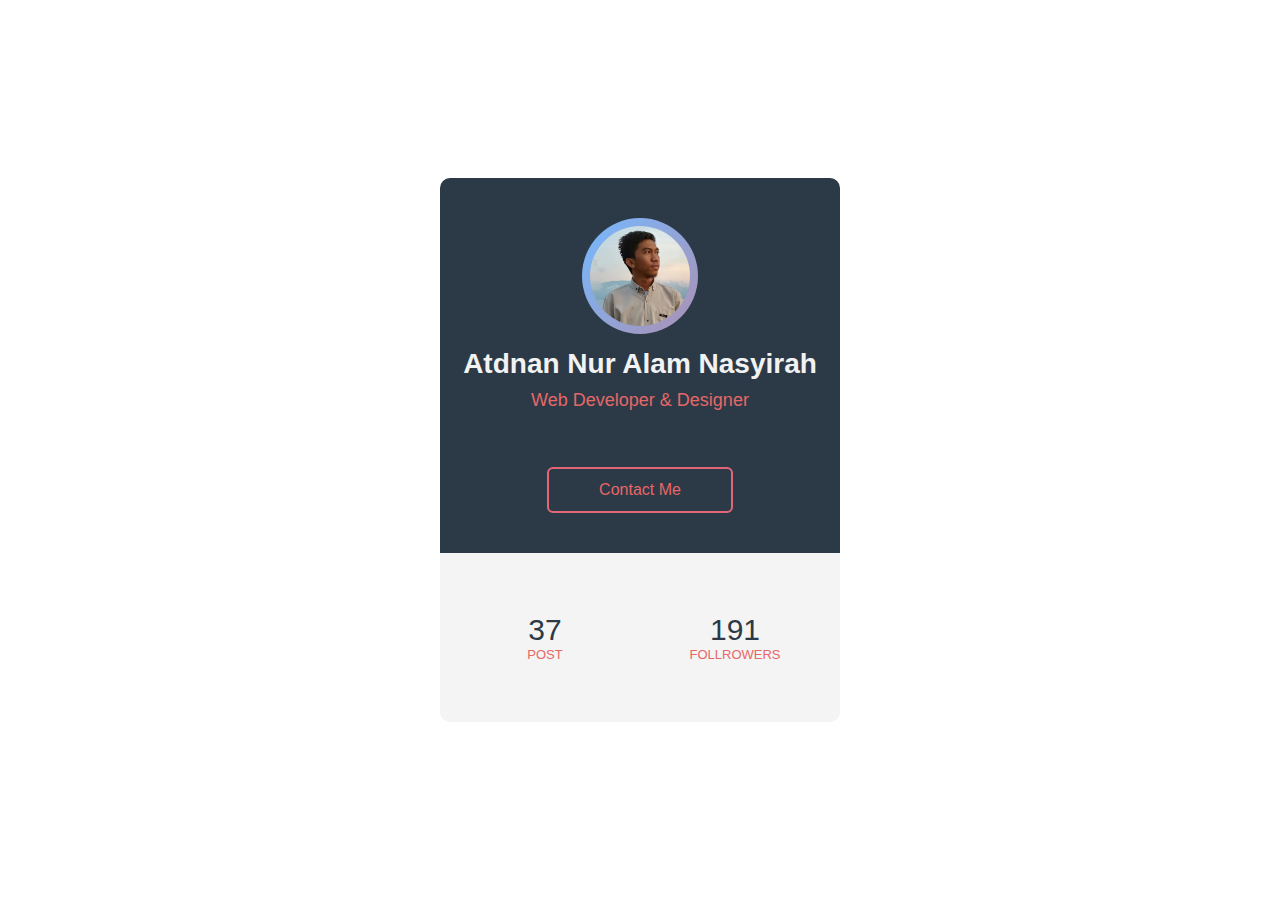
<file: index.html>
<!DOCTYPE html>
<html lang="en">
   <head>
      <meta charset="UTF-8" />
      <meta http-equiv="X-UA-Compatible" content="IE=edge" />
      <meta name="viewport" content="width=device-width, initial-scale=1.0" />
      <link
         rel="stylesheet"
         href="https://cdnjs.cloudflare.com/ajax/libs/font-awesome/6.1.1/css/all.min.css"
         integrity="sha512-KfkfwYDsLkIlwQp6LFnl8zNdLGxu9YAA1QvwINks4PhcElQSvqcyVLLD9aMhXd13uQjoXtEKNosOWaZqXgel0g=="
         crossorigin="anonymous"
         referrerpolicy="no-referrer"
      />
      <link rel="stylesheet" href="assets/css/style.css" />
      <title>Profile</title>
   </head>
   <body>
      <div class="profile-card">
         <div class="card-header">
            <div class="pic">
               <img src="assets/img/IMG_20201031_201057_073.jpg" alt="" />
            </div>
            <div class="name">Atdnan Nur Alam Nasyirah</div>
            <div class="desc">Web Developer & Designer</div>
            <div class="sm">
               <a href="https://web.facebook.com/?_rdc=1&_rdr" target="_blank" title="facebook"><i class="fab fa-facebook"></i></a>
               <a href="https://wa.me/6287847071863" target="_blank" title="Whatsapp"><i class="fab fa-whatsapp"></i></a>
               <a href="https://www.youtube.com/channel/UCAhAVh-YXguEaaT3PP84j4g" target="_blank" title="Youtube"><i class="fab fa-youtube"></i></a>
               <a href="https://www.instagram.com/atdnan_ate/" target="_blank" title="Instagram"><i class="fab fa-instagram"></i></a>
            </div>
            <a href="mailto:atdnanwhite@gmail.com" class="contact-btn">Contact Me</a>
         </div>
         <div class="card-footer">
            <div class="numbers">
               <div class="item">
                  <span>37</span>
                  Post
               </div>
               <div class="border"></div>
               <div class="item">
                  <span>191</span>
                  Follrowers
               </div>
            </div>
         </div>
      </div>
   </body>
</html>
</file>
<file: assets/css/style.css>
* {
   margin: 0;
   padding: 0;
   font-family: Verdana, Geneva, Tahoma, sans-serif;
   box-sizing: border-box;
   text-decoration: none;
}
body {
   height: 100vh;
   background: url("https://buat.web.id/wp-content/uploads/2020/08/bubble-animated-background.svg") no-repeat center;
   background-size: cover;
   display: flex;
   align-items: center;
   justify-content: center;
}
.profile-card {
   margin: 20px;
   width: 400px;
   text-align: center;
   border-radius: 10px;
   overflow: hidden;
}
.card-header {
   background: #2c3a47;
   padding: 40px 20px;
}
.pic {
   display: inline-block;
   padding: 8px;
   background: linear-gradient(130deg, #74b9ff, #e66767);
   margin: auto;
   border-radius: 50%;
   background-size: 200% 200%;
   animation: animation-gradient 2s linear infinite;
}
@keyframes animation-gradient {
   25% {
      background-position: left bottom;
   }
   50% {
      background-position: right bottom;
   }
   75% {
      background-position: right top;
   }
   100% {
      background-position: left top;
   }
}

.pic img {
   display: block;
   width: 100px;
   height: 100px;
   border-radius: 50%;
   overflow: hidden;
}

.name {
   color: #f2f2f2;
   font-size: 28px;
   font-weight: 600;
   margin: 10px 0;
}
.desc {
   font-size: 18px;
   color: #e66767;
}
.sm {
   display: flex;
   justify-content: center;
   margin: 20px 0;
}
.sm a {
   color: #f2f2f2;
   width: 56px;
   font-size: 22px;
   transition: 0.3s linear;
}
.sm a:hover {
   color: #e66767;
}
.contact-btn {
   display: inline-block;
   padding: 12px 50px;
   color: #e66767;
   border: 2px solid #e36676;
   border-radius: 6px;
   margin-top: 16px;
   transition: 0.3s linear;
}
.contact-btn:hover {
   background: #e66767;
   color: #f2f2f2;
}
.card-footer {
   background: #f4f4f4;
   padding: 60px 10px;
}
.numbers {
   display: flex;
   align-items: center;
}
.item {
   flex: 1;
   text-transform: uppercase;
   font-size: 13px;
   color: #e66767;
}
.item span {
   display: block;
   color: #2c3a47;
   font-size: 30px;
}
</file>
